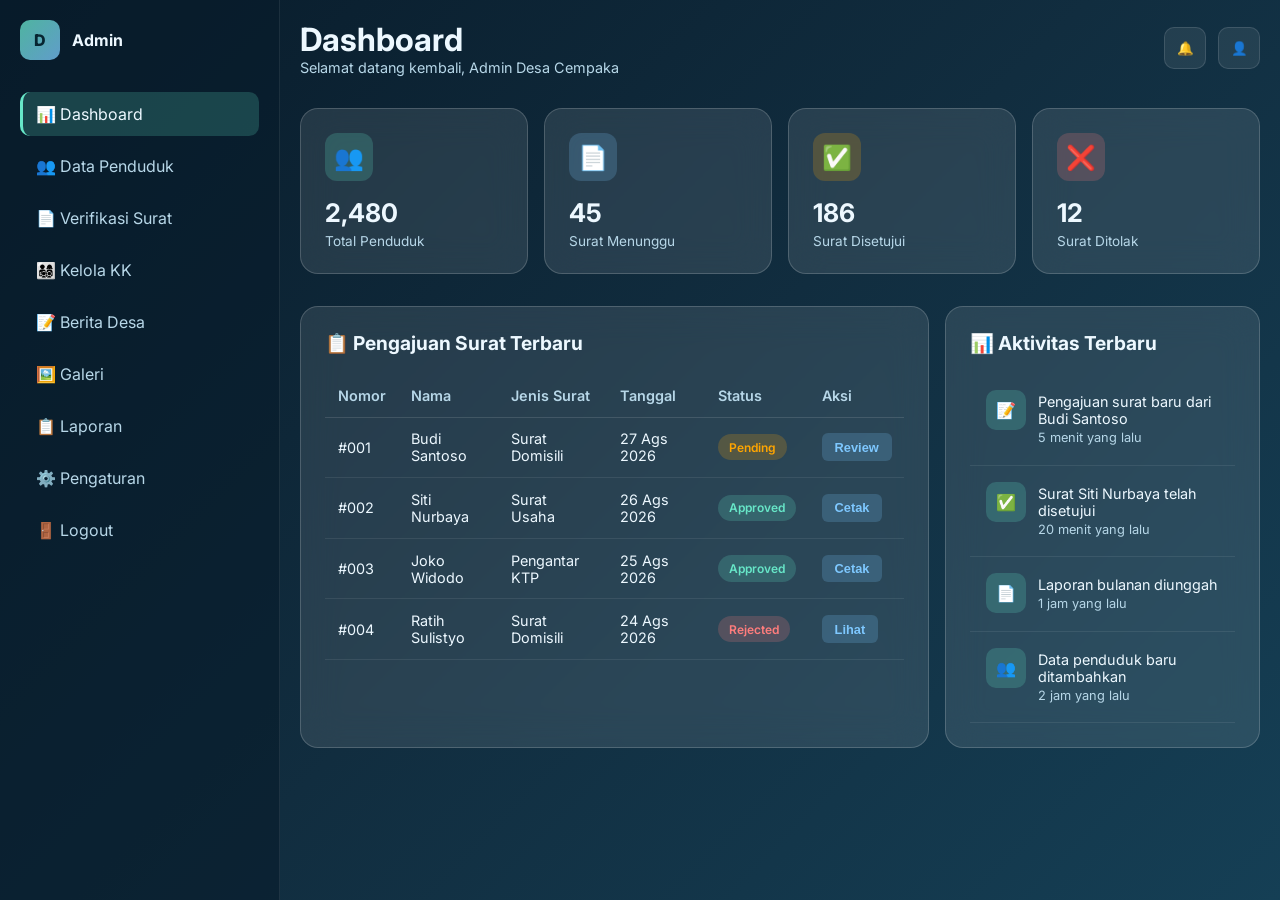
<file: frontend/pages/admin-dashboard.html>
<!DOCTYPE html>
<html lang="id">
  <head>
    <meta charset="UTF-8" />
    <meta name="viewport" content="width=device-width, initial-scale=1.0" />
    <title>Admin Dashboard | Desa Cempaka</title>
    <link rel="preconnect" href="https://fonts.googleapis.com" />
    <link rel="preconnect" href="https://fonts.gstatic.com" crossorigin />
    <link
      href="https://fonts.googleapis.com/css2?family=Inter:wght@400;500;600;700;800;900&display=swap"
      rel="stylesheet"
    />
    <style>
      :root {
        --bg-dark: #081b2a;
        --bg-mid: #112d3f;
        --bg-soft: #153f55;
        --glass: rgba(255, 255, 255, 0.10);
        --glass-border: rgba(255, 255, 255, 0.18);
        --text: #edf8ff;
        --text-soft: #b7d7e8;
        --primary: #67e7c8;
        --secondary: #7ec8ff;
        --accent: #ffe79a;
        --success: #67e7c8;
        --warning: #ffa500;
        --danger: #ff7d7d;
        --shadow: 0 25px 60px rgba(10, 20, 30, 0.38);
      }

      * {
        box-sizing: border-box;
      }

      body {
        margin: 0;
        font-family: "Inter", sans-serif;
        background: linear-gradient(135deg, var(--bg-dark), var(--bg-mid) 50%, var(--bg-soft));
        color: var(--text);
      }

      .dashboard-wrapper {
        display: grid;
        grid-template-columns: 280px 1fr;
        min-height: 100vh;
      }

      .sidebar {
        background: rgba(8, 27, 42, 0.6);
        border-right: 1px solid rgba(255, 255, 255, 0.08);
        padding: 20px;
        position: sticky;
        top: 0;
        height: 100vh;
        overflow-y: auto;
      }

      .sidebar-brand {
        display: flex;
        align-items: center;
        gap: 12px;
        margin-bottom: 2rem;
        font-weight: 700;
      }

      .sidebar-brand-mark {
        width: 40px;
        height: 40px;
        display: grid;
        place-items: center;
        border-radius: 10px;
        background: linear-gradient(135deg, rgba(103, 231, 200, 0.75), rgba(126, 200, 255, 0.75));
        color: #072531;
        font-weight: 800;
      }

      .sidebar-menu {
        list-style: none;
        padding: 0;
        margin: 0;
      }

      .sidebar-menu li {
        margin-bottom: 8px;
      }

      .sidebar-menu a {
        display: flex;
        align-items: center;
        gap: 12px;
        padding: 0.75rem 1rem;
        border-radius: 10px;
        color: var(--text-soft);
        text-decoration: none;
        transition: all 0.25s ease;
      }

      .sidebar-menu a:hover,
      .sidebar-menu a.active {
        background: rgba(103, 231, 200, 0.12);
        color: var(--text);
      }

      .sidebar-menu a.active {
        background: rgba(103, 231, 200, 0.2);
        border-left: 3px solid var(--primary);
        padding-left: calc(1rem - 3px);
      }

      .main-content {
        padding: 20px;
        overflow-y: auto;
      }

      .topbar {
        display: flex;
        align-items: center;
        justify-content: space-between;
        margin-bottom: 2rem;
      }

      .topbar-title h1 {
        margin: 0;
        font-size: 2rem;
      }

      .topbar-title p {
        margin: 0;
        color: var(--text-soft);
        font-size: 0.9rem;
      }

      .topbar-actions {
        display: flex;
        align-items: center;
        gap: 12px;
      }

      .btn-icon {
        width: 42px;
        height: 42px;
        display: grid;
        place-items: center;
        border-radius: 10px;
        background: rgba(255, 255, 255, 0.08);
        border: 1px solid rgba(255, 255, 255, 0.12);
        color: var(--text);
        cursor: pointer;
        transition: all 0.25s ease;
      }

      .btn-icon:hover {
        background: rgba(255, 255, 255, 0.12);
      }

      .grid-stats {
        display: grid;
        grid-template-columns: repeat(4, minmax(0, 1fr));
        gap: 16px;
        margin-bottom: 2rem;
      }

      .stat-card {
        background: var(--glass);
        border: 1px solid var(--glass-border);
        backdrop-filter: blur(18px);
        border-radius: 18px;
        padding: 1.5rem;
      }

      .stat-icon {
        width: 48px;
        height: 48px;
        display: grid;
        place-items: center;
        border-radius: 12px;
        margin-bottom: 1rem;
        font-size: 1.5rem;
      }

      .stat-icon.primary {
        background: rgba(103, 231, 200, 0.2);
      }

      .stat-icon.secondary {
        background: rgba(126, 200, 255, 0.2);
      }

      .stat-icon.warning {
        background: rgba(255, 165, 0, 0.2);
      }

      .stat-icon.danger {
        background: rgba(255, 125, 125, 0.2);
      }

      .stat-value {
        font-size: 1.6rem;
        font-weight: 700;
        margin-bottom: 0.3rem;
      }

      .stat-label {
        color: var(--text-soft);
        font-size: 0.85rem;
      }

      .grid-content {
        display: grid;
        grid-template-columns: 2fr 1fr;
        gap: 16px;
      }

      .content-card {
        background: var(--glass);
        border: 1px solid var(--glass-border);
        backdrop-filter: blur(18px);
        border-radius: 18px;
        padding: 1.5rem;
      }

      .content-card h2 {
        margin: 0 0 1.2rem;
        font-size: 1.2rem;
      }

      table {
        width: 100%;
        border-collapse: collapse;
        font-size: 0.9rem;
      }

      table thead th {
        text-align: left;
        padding: 0.8rem;
        border-bottom: 1px solid rgba(255, 255, 255, 0.12);
        color: var(--text-soft);
        font-weight: 600;
      }

      table tbody td {
        padding: 0.8rem;
        border-bottom: 1px solid rgba(255, 255, 255, 0.08);
      }

      table tbody tr:hover {
        background: rgba(103, 231, 200, 0.08);
      }

      .badge {
        display: inline-block;
        padding: 0.35rem 0.7rem;
        border-radius: 999px;
        font-size: 0.75rem;
        font-weight: 600;
      }

      .badge.pending {
        background: rgba(255, 165, 0, 0.2);
        color: #ffa500;
      }

      .badge.approved {
        background: rgba(103, 231, 200, 0.2);
        color: #67e7c8;
      }

      .badge.rejected {
        background: rgba(255, 125, 125, 0.2);
        color: #ff7d7d;
      }

      .badge.completed {
        background: rgba(103, 231, 200, 0.2);
        color: #67e7c8;
      }

      .btn-action {
        padding: 0.4rem 0.8rem;
        border-radius: 6px;
        border: none;
        background: rgba(126, 200, 255, 0.2);
        color: var(--secondary);
        cursor: pointer;
        font-size: 0.8rem;
        font-weight: 600;
        transition: all 0.25s ease;
      }

      .btn-action:hover {
        background: rgba(126, 200, 255, 0.3);
      }

      .activity-item {
        padding: 1rem;
        border-bottom: 1px solid rgba(255, 255, 255, 0.08);
        display: flex;
        gap: 12px;
      }

      .activity-icon {
        width: 40px;
        height: 40px;
        display: grid;
        place-items: center;
        border-radius: 10px;
        background: rgba(103, 231, 200, 0.2);
        flex-shrink: 0;
      }

      .activity-content p {
        margin: 0.2rem 0;
        font-size: 0.9rem;
      }

      .activity-content .time {
        color: var(--text-soft);
        font-size: 0.8rem;
      }

      @media (max-width: 1024px) {
        .grid-content {
          grid-template-columns: 1fr;
        }

        .grid-stats {
          grid-template-columns: repeat(2, minmax(0, 1fr));
        }
      }

      @media (max-width: 768px) {
        .dashboard-wrapper {
          grid-template-columns: 1fr;
        }

        .sidebar {
          display: none;
        }
      }
    </style>
  </head>
  <body>
    <div class="dashboard-wrapper">
      <aside class="sidebar">
        <div class="sidebar-brand">
          <div class="sidebar-brand-mark">D</div>
          <span>Admin</span>
        </div>

        <ul class="sidebar-menu">
          <li><a href="#" class="active">📊 Dashboard</a></li>
          <li><a href="#">👥 Data Penduduk</a></li>
          <li><a href="#">📄 Verifikasi Surat</a></li>
          <li><a href="#">👨‍👩‍👧‍👦 Kelola KK</a></li>
          <li><a href="#">📝 Berita Desa</a></li>
          <li><a href="#">🖼️ Galeri</a></li>
          <li><a href="#">📋 Laporan</a></li>
          <li><a href="#">⚙️ Pengaturan</a></li>
          <li><a href="./login.html">🚪 Logout</a></li>
        </ul>
      </aside>

      <main class="main-content">
        <div class="topbar">
          <div class="topbar-title">
            <h1>Dashboard</h1>
            <p>Selamat datang kembali, Admin Desa Cempaka</p>
          </div>
          <div class="topbar-actions">
            <button class="btn-icon">🔔</button>
            <button class="btn-icon">👤</button>
          </div>
        </div>

        <div class="grid-stats">
          <div class="stat-card">
            <div class="stat-icon primary">👥</div>
            <div class="stat-value">2,480</div>
            <div class="stat-label">Total Penduduk</div>
          </div>

          <div class="stat-card">
            <div class="stat-icon secondary">📄</div>
            <div class="stat-value">45</div>
            <div class="stat-label">Surat Menunggu</div>
          </div>

          <div class="stat-card">
            <div class="stat-icon warning">✅</div>
            <div class="stat-value">186</div>
            <div class="stat-label">Surat Disetujui</div>
          </div>

          <div class="stat-card">
            <div class="stat-icon danger">❌</div>
            <div class="stat-value">12</div>
            <div class="stat-label">Surat Ditolak</div>
          </div>
        </div>

        <div class="grid-content">
          <div class="content-card">
            <h2>📋 Pengajuan Surat Terbaru</h2>
            <table>
              <thead>
                <tr>
                  <th>Nomor</th>
                  <th>Nama</th>
                  <th>Jenis Surat</th>
                  <th>Tanggal</th>
                  <th>Status</th>
                  <th>Aksi</th>
                </tr>
              </thead>
              <tbody>
                <tr>
                  <td>#001</td>
                  <td>Budi Santoso</td>
                  <td>Surat Domisili</td>
                  <td>27 Ags 2026</td>
                  <td><span class="badge pending">Pending</span></td>
                  <td><button class="btn-action">Review</button></td>
                </tr>
                <tr>
                  <td>#002</td>
                  <td>Siti Nurbaya</td>
                  <td>Surat Usaha</td>
                  <td>26 Ags 2026</td>
                  <td><span class="badge approved">Approved</span></td>
                  <td><button class="btn-action">Cetak</button></td>
                </tr>
                <tr>
                  <td>#003</td>
                  <td>Joko Widodo</td>
                  <td>Pengantar KTP</td>
                  <td>25 Ags 2026</td>
                  <td><span class="badge approved">Approved</span></td>
                  <td><button class="btn-action">Cetak</button></td>
                </tr>
                <tr>
                  <td>#004</td>
                  <td>Ratih Sulistyo</td>
                  <td>Surat Domisili</td>
                  <td>24 Ags 2026</td>
                  <td><span class="badge rejected">Rejected</span></td>
                  <td><button class="btn-action">Lihat</button></td>
                </tr>
              </tbody>
            </table>
          </div>

          <div class="content-card">
            <h2>📊 Aktivitas Terbaru</h2>
            <div class="activity-item">
              <div class="activity-icon">📝</div>
              <div class="activity-content">
                <p>Pengajuan surat baru dari Budi Santoso</p>
                <p class="time">5 menit yang lalu</p>
              </div>
            </div>
            <div class="activity-item">
              <div class="activity-icon">✅</div>
              <div class="activity-content">
                <p>Surat Siti Nurbaya telah disetujui</p>
                <p class="time">20 menit yang lalu</p>
              </div>
            </div>
            <div class="activity-item">
              <div class="activity-icon">📄</div>
              <div class="activity-content">
                <p>Laporan bulanan diunggah</p>
                <p class="time">1 jam yang lalu</p>
              </div>
            </div>
            <div class="activity-item">
              <div class="activity-icon">👥</div>
              <div class="activity-content">
                <p>Data penduduk baru ditambahkan</p>
                <p class="time">2 jam yang lalu</p>
              </div>
            </div>
          </div>
        </div>
      </main>
    </div>
  </body>
</html>
</file>
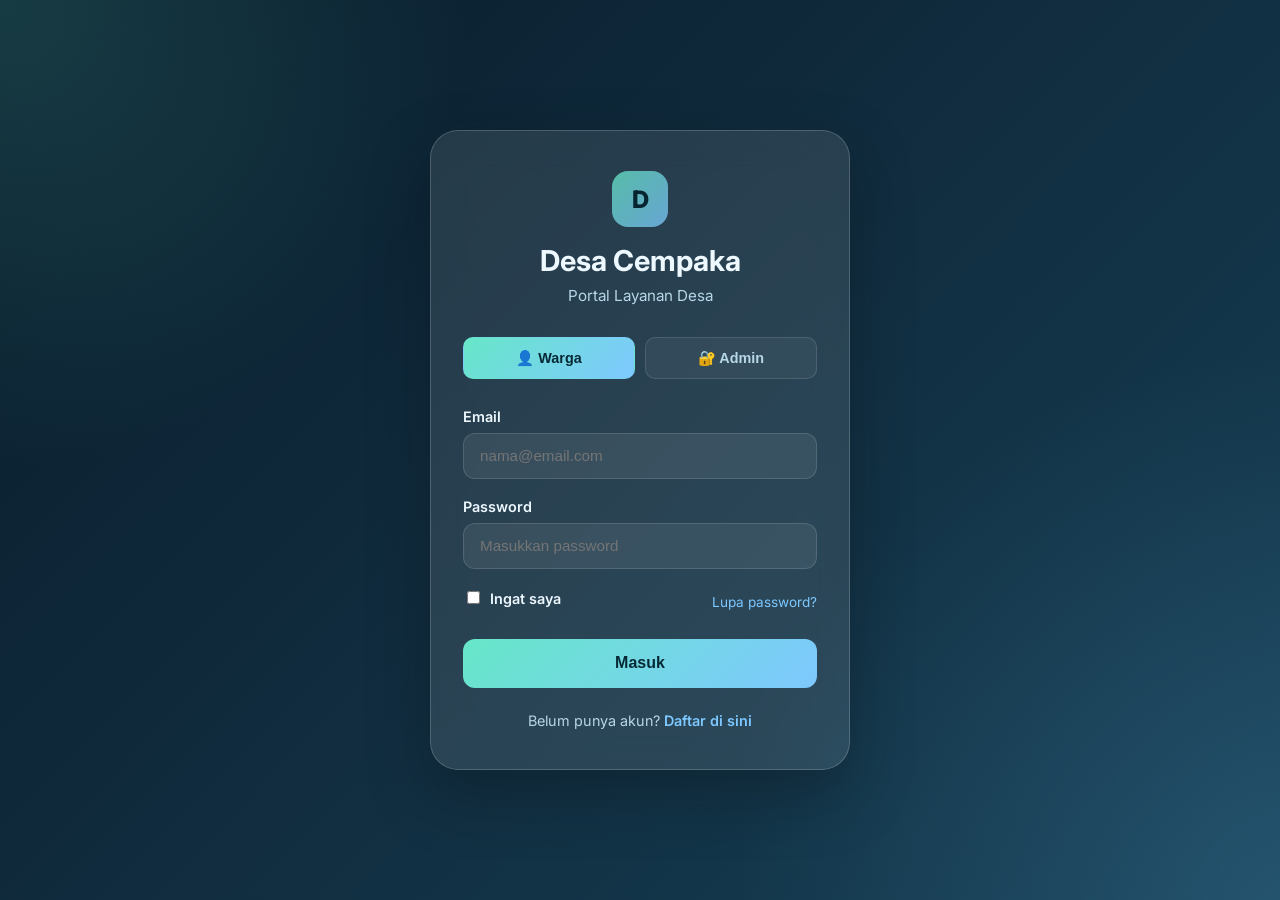
<file: frontend/pages/login.html>
<!DOCTYPE html>
<html lang="id">
  <head>
    <meta charset="UTF-8" />
    <meta name="viewport" content="width=device-width, initial-scale=1.0" />
    <title>Login | Desa Cempaka</title>
    <link rel="preconnect" href="https://fonts.googleapis.com" />
    <link rel="preconnect" href="https://fonts.gstatic.com" crossorigin />
    <link
      href="https://fonts.googleapis.com/css2?family=Inter:wght@400;500;600;700;800;900&display=swap"
      rel="stylesheet"
    />
    <style>
      :root {
        --bg-dark: #081b2a;
        --bg-mid: #112d3f;
        --bg-soft: #153f55;
        --glass: rgba(255, 255, 255, 0.10);
        --glass-border: rgba(255, 255, 255, 0.18);
        --text: #edf8ff;
        --text-soft: #b7d7e8;
        --primary: #67e7c8;
        --secondary: #7ec8ff;
        --accent: #ffe79a;
        --error: #ff7d7d;
        --shadow: 0 25px 60px rgba(10, 20, 30, 0.38);
      }

      * {
        box-sizing: border-box;
      }

      body {
        margin: 0;
        font-family: "Inter", sans-serif;
        background:
          radial-gradient(circle at top left, rgba(103, 231, 200, 0.16), transparent 30%),
          radial-gradient(circle at bottom right, rgba(126, 200, 255, 0.15), transparent 35%),
          linear-gradient(135deg, var(--bg-dark), var(--bg-mid) 50%, var(--bg-soft));
        color: var(--text);
        min-height: 100vh;
        display: grid;
        place-items: center;
      }

      .login-wrapper {
        width: min(420px, calc(100% - 32px));
      }

      .login-card {
        background: var(--glass);
        border: 1px solid var(--glass-border);
        backdrop-filter: blur(18px);
        -webkit-backdrop-filter: blur(18px);
        box-shadow: var(--shadow);
        border-radius: 28px;
        padding: 2.5rem 2rem;
      }

      .login-header {
        text-align: center;
        margin-bottom: 2rem;
      }

      .brand-mark {
        width: 56px;
        height: 56px;
        margin: 0 auto 1rem;
        display: grid;
        place-items: center;
        border-radius: 16px;
        background: linear-gradient(135deg, rgba(103, 231, 200, 0.75), rgba(126, 200, 255, 0.75));
        color: #072531;
        font-size: 1.5rem;
        font-weight: 800;
      }

      .login-header h1 {
        margin: 0 0 0.5rem;
        font-size: 1.8rem;
      }

      .login-header p {
        color: var(--text-soft);
        font-size: 0.95rem;
        margin: 0;
      }

      .form-group {
        margin-bottom: 1.2rem;
      }

      label {
        display: block;
        margin-bottom: 0.5rem;
        font-weight: 600;
        font-size: 0.9rem;
      }

      input[type="email"],
      input[type="password"],
      select {
        width: 100%;
        padding: 0.85rem 1rem;
        border-radius: 12px;
        border: 1px solid rgba(255, 255, 255, 0.12);
        background: rgba(255, 255, 255, 0.08);
        color: var(--text);
        font-size: 0.95rem;
        transition: all 0.25s ease;
      }

      input[type="email"]:focus,
      input[type="password"]:focus,
      select:focus {
        outline: none;
        border-color: rgba(103, 231, 200, 0.5);
        background: rgba(255, 255, 255, 0.12);
        box-shadow: 0 0 0 3px rgba(103, 231, 200, 0.08);
      }

      select {
        cursor: pointer;
      }

      .remember-forgot {
        display: flex;
        align-items: center;
        justify-content: space-between;
        font-size: 0.85rem;
        margin-bottom: 1.5rem;
      }

      .remember-forgot input[type="checkbox"] {
        margin-right: 0.4rem;
        cursor: pointer;
      }

      .remember-forgot a {
        color: var(--secondary);
        text-decoration: none;
      }

      .remember-forgot a:hover {
        text-decoration: underline;
      }

      .btn-login {
        width: 100%;
        padding: 0.95rem;
        border: none;
        border-radius: 12px;
        background: linear-gradient(135deg, var(--primary), var(--secondary));
        color: #062a35;
        font-weight: 700;
        font-size: 1rem;
        cursor: pointer;
        transition: all 0.25s ease;
      }

      .btn-login:hover {
        transform: translateY(-2px);
        box-shadow: 0 18px 30px rgba(103, 231, 200, 0.25);
      }

      .btn-login:active {
        transform: translateY(0);
      }

      .signup-link {
        text-align: center;
        margin-top: 1.5rem;
        color: var(--text-soft);
        font-size: 0.9rem;
      }

      .signup-link a {
        color: var(--secondary);
        text-decoration: none;
        font-weight: 600;
      }

      .signup-link a:hover {
        text-decoration: underline;
      }

      .alert {
        padding: 1rem 1rem;
        border-radius: 12px;
        margin-bottom: 1.5rem;
        font-size: 0.9rem;
        display: none;
      }

      .alert.show {
        display: block;
      }

      .alert.error {
        background: rgba(255, 125, 125, 0.12);
        border: 1px solid rgba(255, 125, 125, 0.25);
        color: #ff9e9e;
      }

      .alert.success {
        background: rgba(103, 231, 200, 0.12);
        border: 1px solid rgba(103, 231, 200, 0.25);
        color: #a8f3e0;
      }

      .role-tabs {
        display: grid;
        grid-template-columns: 1fr 1fr;
        gap: 10px;
        margin-bottom: 1.8rem;
      }

      .role-tab {
        padding: 0.7rem;
        border: 1px solid rgba(255, 255, 255, 0.12);
        background: rgba(255, 255, 255, 0.05);
        border-radius: 10px;
        color: var(--text-soft);
        font-weight: 600;
        font-size: 0.9rem;
        cursor: pointer;
        transition: all 0.25s ease;
        text-align: center;
      }

      .role-tab.active {
        background: linear-gradient(135deg, var(--primary), var(--secondary));
        border-color: transparent;
        color: #062a35;
      }

      .role-tab:hover {
        border-color: rgba(103, 231, 200, 0.3);
      }
    </style>
  </head>
  <body>
    <div class="login-wrapper">
      <div class="login-card">
        <div class="login-header">
          <div class="brand-mark">D</div>
          <h1>Desa Cempaka</h1>
          <p>Portal Layanan Desa</p>
        </div>

        <div class="alert" id="alertMessage"></div>

        <form id="loginForm" onsubmit="handleLogin(event)">
          <div class="role-tabs">
            <button type="button" class="role-tab active" data-role="warga" onclick="switchRole('warga')">👤 Warga</button>
            <button type="button" class="role-tab" data-role="admin" onclick="switchRole('admin')">🔐 Admin</button>
          </div>

          <input type="hidden" id="userRole" value="warga" />

          <div class="form-group">
            <label for="email">Email</label>
            <input
              type="email"
              id="email"
              name="email"
              placeholder="nama@email.com"
              required
            />
          </div>

          <div class="form-group">
            <label for="password">Password</label>
            <input
              type="password"
              id="password"
              name="password"
              placeholder="Masukkan password"
              required
            />
          </div>

          <div class="remember-forgot">
            <label>
              <input type="checkbox" name="remember" />
              Ingat saya
            </label>
            <a href="#">Lupa password?</a>
          </div>

          <button type="submit" class="btn-login">Masuk</button>
        </form>

        <div class="signup-link">
          Belum punya akun? <a href="#">Daftar di sini</a>
        </div>
      </div>
    </div>

    <script>
      function switchRole(role) {
        document.getElementById('userRole').value = role;
        document.querySelectorAll('.role-tab').forEach(tab => {
          tab.classList.remove('active');
        });
        document.querySelector(`[data-role="${role}"]`).classList.add('active');
      }

      function showAlert(message, type) {
        const alertEl = document.getElementById('alertMessage');
        alertEl.textContent = message;
        alertEl.className = `alert show ${type}`;
        setTimeout(() => alertEl.classList.remove('show'), 5000);
      }

      function handleLogin(e) {
        e.preventDefault();
        const email = document.getElementById('email').value;
        const password = document.getElementById('password').value;
        const role = document.getElementById('userRole').value;

        // Simulasi login
        if (email && password) {
          showAlert(`Login sebagai ${role} berhasil!`, 'success');
          setTimeout(() => {
            if (role === 'admin') {
              window.location.href = './admin-dashboard.html';
            } else {
              window.location.href = './warga-dashboard.html';
            }
          }, 1500);
        } else {
          showAlert('Email dan password harus diisi', 'error');
        }
      }
    </script>
  </body>
</html>
</file>
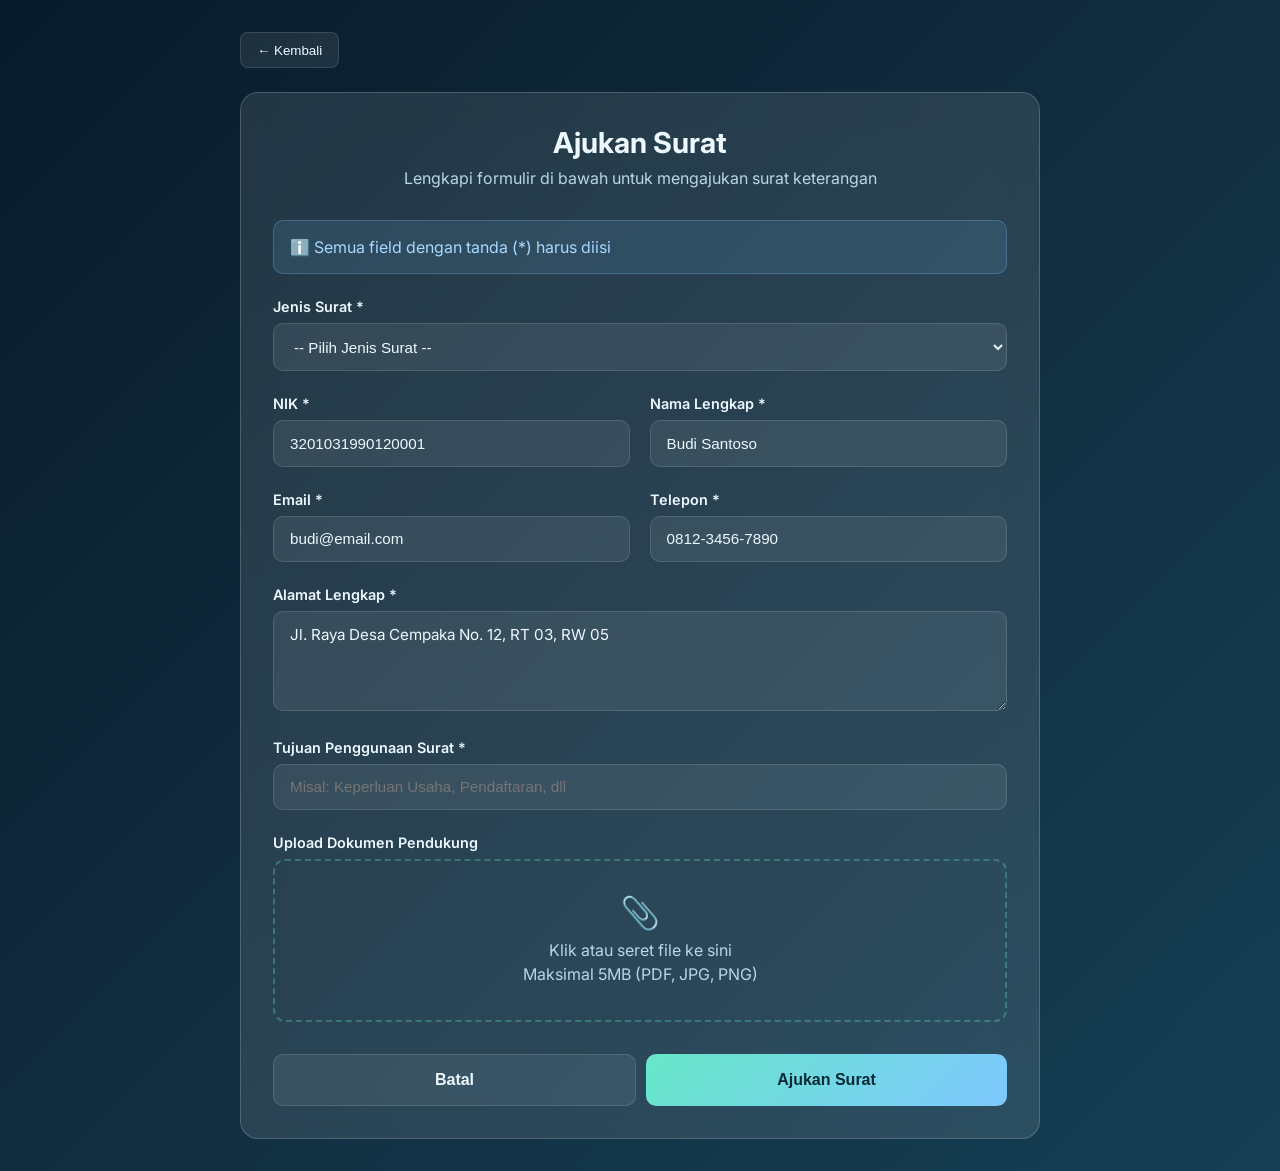
<file: frontend/pages/pengajuan-surat.html>
<!DOCTYPE html>
<html lang="id">
  <head>
    <meta charset="UTF-8" />
    <meta name="viewport" content="width=device-width, initial-scale=1.0" />
    <title>Ajukan Surat | Desa Cempaka</title>
    <link rel="preconnect" href="https://fonts.googleapis.com" />
    <link rel="preconnect" href="https://fonts.gstatic.com" crossorigin />
    <link
      href="https://fonts.googleapis.com/css2?family=Inter:wght@400;500;600;700;800;900&display=swap"
      rel="stylesheet"
    />
    <style>
      :root {
        --bg-dark: #081b2a;
        --bg-mid: #112d3f;
        --bg-soft: #153f55;
        --glass: rgba(255, 255, 255, 0.10);
        --glass-border: rgba(255, 255, 255, 0.18);
        --text: #edf8ff;
        --text-soft: #b7d7e8;
        --primary: #67e7c8;
        --secondary: #7ec8ff;
        --accent: #ffe79a;
        --shadow: 0 25px 60px rgba(10, 20, 30, 0.38);
      }

      * {
        box-sizing: border-box;
      }

      body {
        margin: 0;
        font-family: "Inter", sans-serif;
        background: linear-gradient(135deg, var(--bg-dark), var(--bg-mid) 50%, var(--bg-soft));
        color: var(--text);
      }

      .container {
        width: min(800px, calc(100% - 32px));
        margin: 0 auto;
        padding: 2rem 0;
      }

      .back-button {
        display: inline-flex;
        align-items: center;
        gap: 8px;
        margin-bottom: 1.5rem;
        padding: 0.6rem 1rem;
        background: rgba(255, 255, 255, 0.08);
        border: 1px solid rgba(255, 255, 255, 0.12);
        border-radius: 8px;
        color: var(--text);
        cursor: pointer;
        transition: all 0.25s ease;
      }

      .back-button:hover {
        background: rgba(255, 255, 255, 0.12);
      }

      .form-card {
        background: var(--glass);
        border: 1px solid var(--glass-border);
        backdrop-filter: blur(18px);
        border-radius: 18px;
        padding: 2rem;
      }

      .form-header {
        margin-bottom: 2rem;
        text-align: center;
      }

      .form-header h1 {
        margin: 0 0 0.5rem;
        font-size: 1.8rem;
      }

      .form-header p {
        margin: 0;
        color: var(--text-soft);
      }

      .form-group {
        margin-bottom: 1.5rem;
      }

      label {
        display: block;
        margin-bottom: 0.5rem;
        font-weight: 600;
        font-size: 0.9rem;
      }

      input[type="text"],
      input[type="email"],
      input[type="tel"],
      input[type="date"],
      select,
      textarea {
        width: 100%;
        padding: 0.85rem 1rem;
        border-radius: 10px;
        border: 1px solid rgba(255, 255, 255, 0.12);
        background: rgba(255, 255, 255, 0.08);
        color: var(--text);
        font-size: 0.95rem;
        transition: all 0.25s ease;
      }

      input[type="text"]:focus,
      input[type="email"]:focus,
      input[type="tel"]:focus,
      input[type="date"]:focus,
      select:focus,
      textarea:focus {
        outline: none;
        border-color: rgba(103, 231, 200, 0.5);
        background: rgba(255, 255, 255, 0.12);
        box-shadow: 0 0 0 3px rgba(103, 231, 200, 0.08);
      }

      textarea {
        resize: vertical;
        min-height: 100px;
        font-family: inherit;
      }

      .form-grid {
        display: grid;
        grid-template-columns: 1fr 1fr;
        gap: 1.2rem;
      }

      .form-grid.full {
        grid-template-columns: 1fr;
      }

      .file-upload {
        padding: 2rem;
        border: 2px dashed rgba(103, 231, 200, 0.3);
        border-radius: 12px;
        text-align: center;
        cursor: pointer;
        transition: all 0.25s ease;
      }

      .file-upload:hover {
        border-color: rgba(103, 231, 200, 0.6);
        background: rgba(103, 231, 200, 0.08);
      }

      .file-upload input[type="file"] {
        display: none;
      }

      .file-upload-icon {
        font-size: 2rem;
        margin-bottom: 0.5rem;
      }

      .file-upload-text p {
        margin: 0.25rem 0;
        color: var(--text-soft);
      }

      .file-list {
        margin-top: 1rem;
      }

      .file-item {
        display: flex;
        align-items: center;
        gap: 10px;
        padding: 0.8rem;
        background: rgba(103, 231, 200, 0.1);
        border-radius: 8px;
        margin-bottom: 0.5rem;
      }

      .file-item .remove {
        margin-left: auto;
        color: var(--secondary);
        cursor: pointer;
      }

      .form-actions {
        display: flex;
        gap: 10px;
        margin-top: 2rem;
      }

      .btn {
        flex: 1;
        padding: 1rem;
        border: none;
        border-radius: 10px;
        font-weight: 600;
        font-size: 1rem;
        cursor: pointer;
        transition: all 0.25s ease;
      }

      .btn-primary {
        background: linear-gradient(135deg, var(--primary), var(--secondary));
        color: #062a35;
      }

      .btn-primary:hover {
        transform: translateY(-2px);
        box-shadow: 0 18px 30px rgba(103, 231, 200, 0.25);
      }

      .btn-secondary {
        background: rgba(255, 255, 255, 0.08);
        color: var(--text);
        border: 1px solid rgba(255, 255, 255, 0.12);
      }

      .btn-secondary:hover {
        background: rgba(255, 255, 255, 0.12);
      }

      .alert {
        padding: 1rem;
        border-radius: 10px;
        margin-bottom: 1.5rem;
        display: none;
      }

      .alert.show {
        display: block;
      }

      .alert.info {
        background: rgba(126, 200, 255, 0.12);
        border: 1px solid rgba(126, 200, 255, 0.25);
        color: #a8d8ff;
      }

      @media (max-width: 640px) {
        .form-grid {
          grid-template-columns: 1fr;
        }

        .form-actions {
          flex-direction: column;
        }
      }
    </style>
  </head>
  <body>
    <div class="container">
      <button class="back-button" onclick="history.back()">← Kembali</button>

      <div class="form-card">
        <div class="form-header">
          <h1>Ajukan Surat</h1>
          <p>Lengkapi formulir di bawah untuk mengajukan surat keterangan</p>
        </div>

        <div class="alert info show">
          ℹ️ Semua field dengan tanda (*) harus diisi
        </div>

        <form id="pengajuanForm" onsubmit="handleSubmit(event)">
          <div class="form-group">
            <label for="jenisSurat">Jenis Surat *</label>
            <select id="jenisSurat" required>
              <option value="">-- Pilih Jenis Surat --</option>
              <option value="domisili">Surat Keterangan Domisili</option>
              <option value="usaha">Surat Keterangan Usaha</option>
              <option value="ktp">Surat Pengantar KTP</option>
              <option value="kk">Surat Pengantar KK</option>
              <option value="kelahiran">Surat Keterangan Kelahiran</option>
              <option value="pindah">Surat Keterangan Pindah</option>
            </select>
          </div>

          <div class="form-grid">
            <div class="form-group">
              <label for="nik">NIK *</label>
              <input type="text" id="nik" value="3201031990120001" readonly />
            </div>
            <div class="form-group">
              <label for="nama">Nama Lengkap *</label>
              <input type="text" id="nama" value="Budi Santoso" required />
            </div>
          </div>

          <div class="form-grid">
            <div class="form-group">
              <label for="email">Email *</label>
              <input type="email" id="email" value="budi@email.com" required />
            </div>
            <div class="form-group">
              <label for="telepon">Telepon *</label>
              <input type="tel" id="telepon" value="0812-3456-7890" required />
            </div>
          </div>

          <div class="form-group">
            <label for="alamat">Alamat Lengkap *</label>
            <textarea id="alamat" required>Jl. Raya Desa Cempaka No. 12, RT 03, RW 05</textarea>
          </div>

          <div class="form-group">
            <label for="tujuan">Tujuan Penggunaan Surat *</label>
            <input type="text" id="tujuan" placeholder="Misal: Keperluan Usaha, Pendaftaran, dll" required />
          </div>

          <div class="form-group">
            <label>Upload Dokumen Pendukung</label>
            <div class="file-upload" onclick="document.getElementById('dokumen').click()">
              <div class="file-upload-icon">📎</div>
              <div class="file-upload-text">
                <p>Klik atau seret file ke sini</p>
                <p>Maksimal 5MB (PDF, JPG, PNG)</p>
              </div>
              <input type="file" id="dokumen" accept=".pdf,.jpg,.png" />
            </div>
            <div class="file-list" id="fileList"></div>
          </div>

          <div class="form-actions">
            <button type="button" class="btn btn-secondary" onclick="history.back()">Batal</button>
            <button type="submit" class="btn btn-primary">Ajukan Surat</button>
          </div>
        </form>
      </div>
    </div>

    <script>
      document.getElementById('dokumen').addEventListener('change', function(e) {
        const fileList = document.getElementById('fileList');
        fileList.innerHTML = '';
        for (const file of e.target.files) {
          const fileItem = document.createElement('div');
          fileItem.className = 'file-item';
          fileItem.innerHTML = `📄 ${file.name} <span class="remove">✕</span>`;
          fileList.appendChild(fileItem);
        }
      });

      function handleSubmit(e) {
        e.preventDefault();
        alert('✅ Pengajuan surat berhasil! Nomor registrasi: #2026-00' + Math.floor(Math.random() * 1000));
        // In real app, send to server here
      }
    </script>
  </body>
</html>
</file>
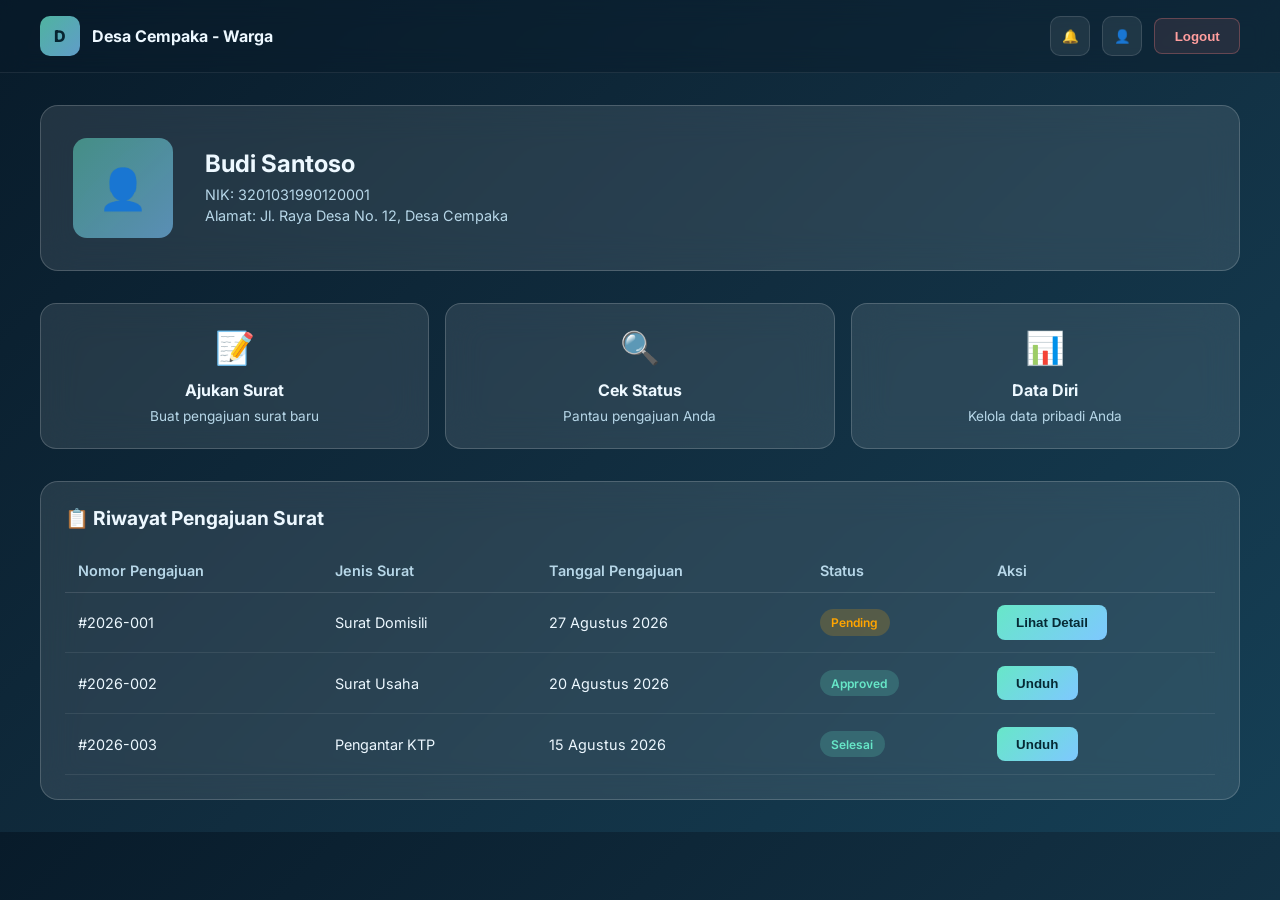
<file: frontend/pages/warga-dashboard.html>
<!DOCTYPE html>
<html lang="id">
  <head>
    <meta charset="UTF-8" />
    <meta name="viewport" content="width=device-width, initial-scale=1.0" />
    <title>Warga Dashboard | Desa Cempaka</title>
    <link rel="preconnect" href="https://fonts.googleapis.com" />
    <link rel="preconnect" href="https://fonts.gstatic.com" crossorigin />
    <link
      href="https://fonts.googleapis.com/css2?family=Inter:wght@400;500;600;700;800;900&display=swap"
      rel="stylesheet"
    />
    <style>
      :root {
        --bg-dark: #081b2a;
        --bg-mid: #112d3f;
        --bg-soft: #153f55;
        --glass: rgba(255, 255, 255, 0.10);
        --glass-border: rgba(255, 255, 255, 0.18);
        --text: #edf8ff;
        --text-soft: #b7d7e8;
        --primary: #67e7c8;
        --secondary: #7ec8ff;
        --accent: #ffe79a;
        --success: #67e7c8;
        --warning: #ffa500;
        --danger: #ff7d7d;
        --shadow: 0 25px 60px rgba(10, 20, 30, 0.38);
      }

      * {
        box-sizing: border-box;
      }

      body {
        margin: 0;
        font-family: "Inter", sans-serif;
        background: linear-gradient(135deg, var(--bg-dark), var(--bg-mid) 50%, var(--bg-soft));
        color: var(--text);
      }

      .container {
        width: min(1200px, calc(100% - 32px));
        margin: 0 auto;
      }

      .topbar {
        background: rgba(8, 27, 42, 0.4);
        border-bottom: 1px solid rgba(255, 255, 255, 0.08);
        padding: 16px 0;
        position: sticky;
        top: 0;
        z-index: 20;
        backdrop-filter: blur(12px);
      }

      .topbar-content {
        display: flex;
        align-items: center;
        justify-content: space-between;
      }

      .topbar-brand {
        display: flex;
        align-items: center;
        gap: 12px;
        font-weight: 700;
      }

      .topbar-brand-mark {
        width: 40px;
        height: 40px;
        display: grid;
        place-items: center;
        border-radius: 10px;
        background: linear-gradient(135deg, rgba(103, 231, 200, 0.75), rgba(126, 200, 255, 0.75));
        color: #072531;
        font-weight: 800;
      }

      .topbar-actions {
        display: flex;
        align-items: center;
        gap: 12px;
      }

      .btn-icon {
        width: 40px;
        height: 40px;
        display: grid;
        place-items: center;
        border-radius: 10px;
        background: rgba(255, 255, 255, 0.08);
        border: 1px solid rgba(255, 255, 255, 0.12);
        color: var(--text);
        cursor: pointer;
      }

      .btn-logout {
        padding: 0.6rem 1.2rem;
        border: 1px solid rgba(255, 125, 125, 0.3);
        background: rgba(255, 125, 125, 0.1);
        color: #ff9e9e;
        border-radius: 8px;
        cursor: pointer;
        font-weight: 600;
      }

      .main-content {
        padding: 2rem 0;
      }

      .profile-card {
        background: var(--glass);
        border: 1px solid var(--glass-border);
        backdrop-filter: blur(18px);
        border-radius: 18px;
        padding: 2rem;
        margin-bottom: 2rem;
        display: grid;
        grid-template-columns: 100px 1fr;
        gap: 2rem;
        align-items: center;
      }

      .profile-avatar {
        width: 100px;
        height: 100px;
        border-radius: 14px;
        background: linear-gradient(135deg, rgba(103, 231, 200, 0.5), rgba(126, 200, 255, 0.6));
        display: grid;
        place-items: center;
        font-size: 2.5rem;
      }

      .profile-info h2 {
        margin: 0 0 0.5rem;
        font-size: 1.5rem;
      }

      .profile-info p {
        margin: 0.2rem 0;
        color: var(--text-soft);
        font-size: 0.9rem;
      }

      .grid-section {
        display: grid;
        grid-template-columns: repeat(3, minmax(0, 1fr));
        gap: 16px;
        margin-bottom: 2rem;
      }

      .quick-action-card {
        background: var(--glass);
        border: 1px solid var(--glass-border);
        backdrop-filter: blur(18px);
        border-radius: 16px;
        padding: 1.5rem;
        text-align: center;
        cursor: pointer;
        transition: all 0.25s ease;
      }

      .quick-action-card:hover {
        transform: translateY(-4px);
        border-color: rgba(103, 231, 200, 0.5);
      }

      .quick-action-icon {
        font-size: 2rem;
        margin-bottom: 0.8rem;
      }

      .quick-action-card h3 {
        margin: 0 0 0.5rem;
        font-size: 1rem;
      }

      .quick-action-card p {
        margin: 0;
        color: var(--text-soft);
        font-size: 0.85rem;
      }

      .content-card {
        background: var(--glass);
        border: 1px solid var(--glass-border);
        backdrop-filter: blur(18px);
        border-radius: 18px;
        padding: 1.5rem;
      }

      .content-card h2 {
        margin: 0 0 1.2rem;
        font-size: 1.2rem;
      }

      table {
        width: 100%;
        border-collapse: collapse;
        font-size: 0.9rem;
      }

      table thead th {
        text-align: left;
        padding: 0.8rem;
        border-bottom: 1px solid rgba(255, 255, 255, 0.12);
        color: var(--text-soft);
        font-weight: 600;
      }

      table tbody td {
        padding: 0.8rem;
        border-bottom: 1px solid rgba(255, 255, 255, 0.08);
      }

      .badge {
        display: inline-block;
        padding: 0.35rem 0.7rem;
        border-radius: 999px;
        font-size: 0.75rem;
        font-weight: 600;
      }

      .badge.pending {
        background: rgba(255, 165, 0, 0.2);
        color: #ffa500;
      }

      .badge.approved {
        background: rgba(103, 231, 200, 0.2);
        color: #67e7c8;
      }

      .badge.completed {
        background: rgba(103, 231, 200, 0.2);
        color: #67e7c8;
      }

      .btn {
        padding: 0.6rem 1.2rem;
        border-radius: 8px;
        border: none;
        background: linear-gradient(135deg, var(--primary), var(--secondary));
        color: #062a35;
        cursor: pointer;
        font-weight: 600;
        transition: all 0.25s ease;
      }

      .btn:hover {
        transform: translateY(-2px);
      }

      .empty-state {
        text-align: center;
        padding: 2rem;
        color: var(--text-soft);
      }

      .empty-state p {
        margin: 0.5rem 0;
      }

      @media (max-width: 1024px) {
        .grid-section {
          grid-template-columns: repeat(2, minmax(0, 1fr));
        }
      }

      @media (max-width: 640px) {
        .profile-card {
          grid-template-columns: 1fr;
          text-align: center;
        }

        .grid-section {
          grid-template-columns: 1fr;
        }
      }
    </style>
  </head>
  <body>
    <header class="topbar">
      <div class="container topbar-content">
        <div class="topbar-brand">
          <div class="topbar-brand-mark">D</div>
          <span>Desa Cempaka - Warga</span>
        </div>
        <div class="topbar-actions">
          <button class="btn-icon">🔔</button>
          <button class="btn-icon">👤</button>
          <button class="btn-logout" onclick="logout()">Logout</button>
        </div>
      </div>
    </header>

    <main class="main-content">
      <div class="container">
        <div class="profile-card">
          <div class="profile-avatar">👤</div>
          <div class="profile-info">
            <h2>Budi Santoso</h2>
            <p>NIK: 3201031990120001</p>
            <p>Alamat: Jl. Raya Desa No. 12, Desa Cempaka</p>
          </div>
        </div>

        <div class="grid-section">
          <div class="quick-action-card" onclick="navigateTo('#')">
            <div class="quick-action-icon">📝</div>
            <h3>Ajukan Surat</h3>
            <p>Buat pengajuan surat baru</p>
          </div>

          <div class="quick-action-card" onclick="navigateTo('#')">
            <div class="quick-action-icon">🔍</div>
            <h3>Cek Status</h3>
            <p>Pantau pengajuan Anda</p>
          </div>

          <div class="quick-action-card" onclick="navigateTo('#')">
            <div class="quick-action-icon">📊</div>
            <h3>Data Diri</h3>
            <p>Kelola data pribadi Anda</p>
          </div>
        </div>

        <div class="content-card">
          <h2>📋 Riwayat Pengajuan Surat</h2>
          <table>
            <thead>
              <tr>
                <th>Nomor Pengajuan</th>
                <th>Jenis Surat</th>
                <th>Tanggal Pengajuan</th>
                <th>Status</th>
                <th>Aksi</th>
              </tr>
            </thead>
            <tbody>
              <tr>
                <td>#2026-001</td>
                <td>Surat Domisili</td>
                <td>27 Agustus 2026</td>
                <td><span class="badge pending">Pending</span></td>
                <td><button class="btn">Lihat Detail</button></td>
              </tr>
              <tr>
                <td>#2026-002</td>
                <td>Surat Usaha</td>
                <td>20 Agustus 2026</td>
                <td><span class="badge approved">Approved</span></td>
                <td><button class="btn">Unduh</button></td>
              </tr>
              <tr>
                <td>#2026-003</td>
                <td>Pengantar KTP</td>
                <td>15 Agustus 2026</td>
                <td><span class="badge completed">Selesai</span></td>
                <td><button class="btn">Unduh</button></td>
              </tr>
            </tbody>
          </table>
        </div>
      </div>
    </main>

    <script>
      function navigateTo(url) {
        if (url !== '#') {
          window.location.href = url;
        }
      }

      function logout() {
        if (confirm('Apakah Anda yakin ingin logout?')) {
          window.location.href = './login.html';
        }
      }
    </script>
  </body>
</html>
</file>
